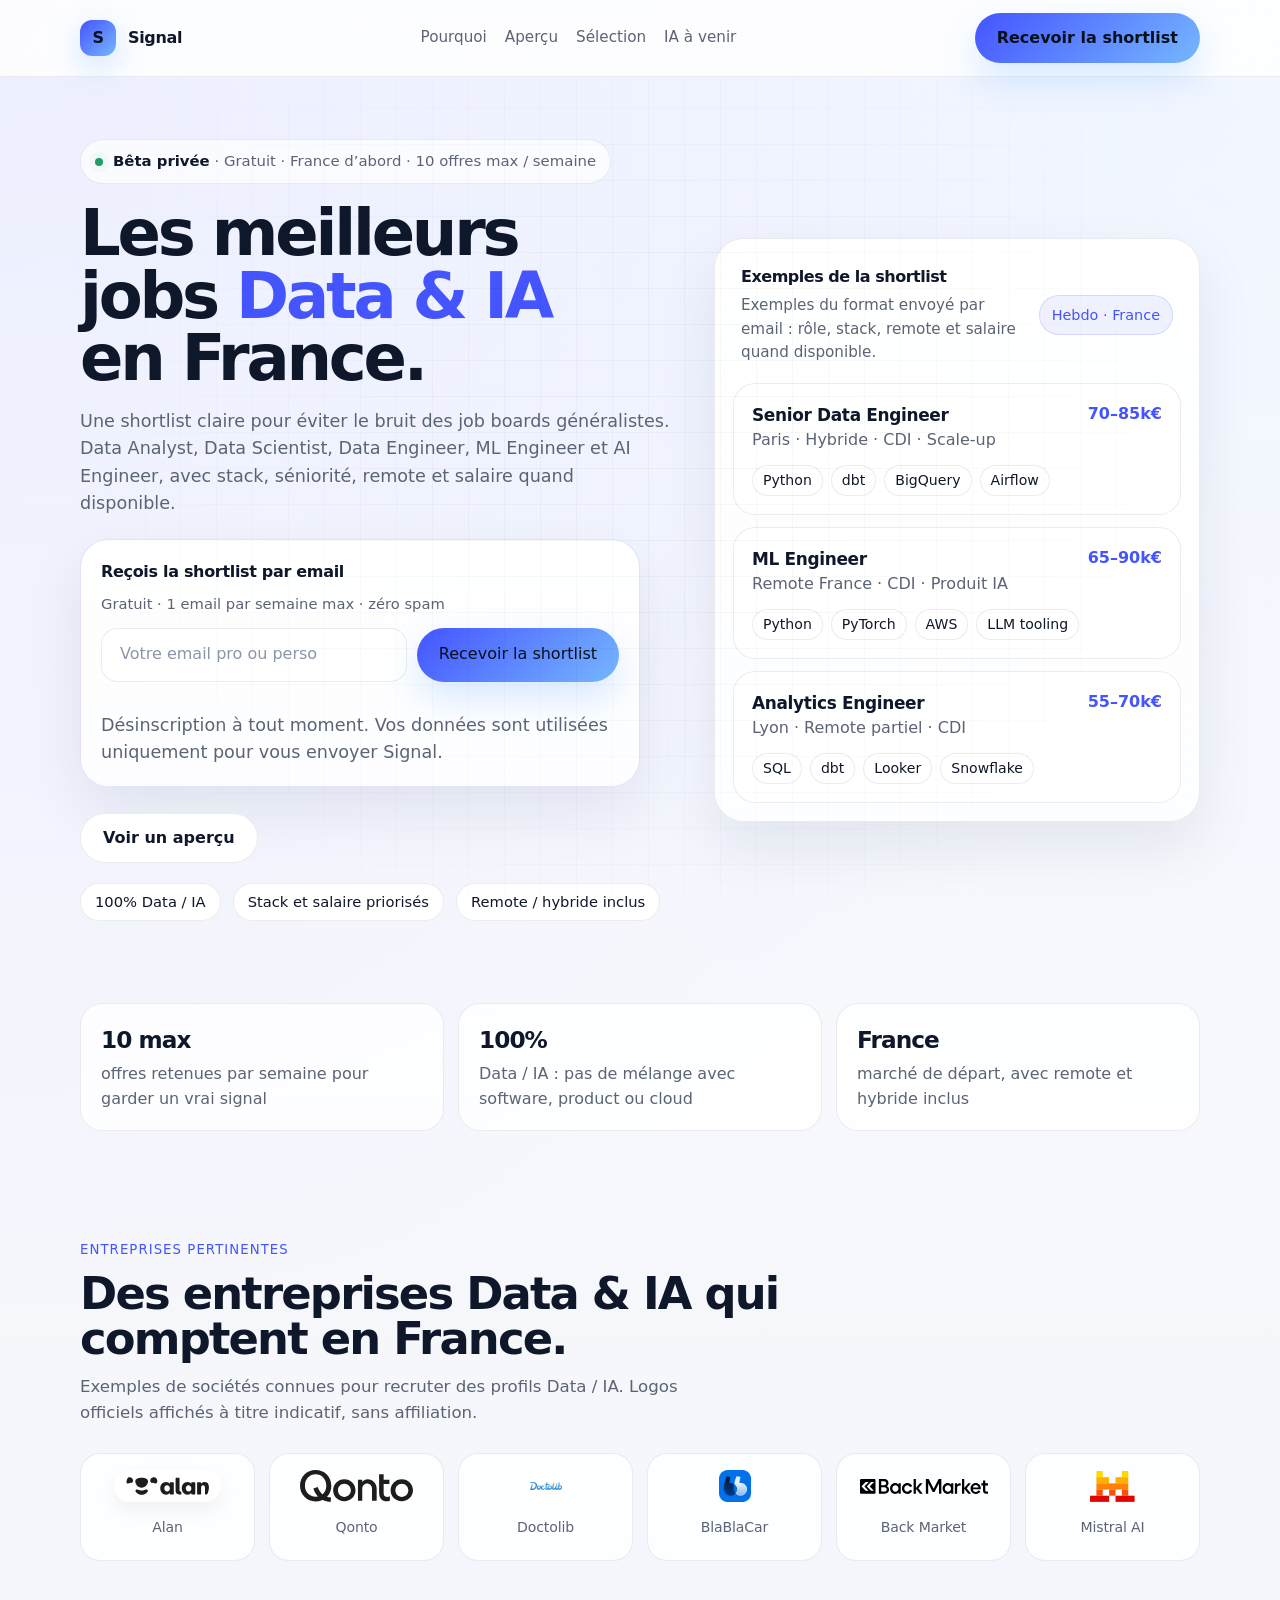
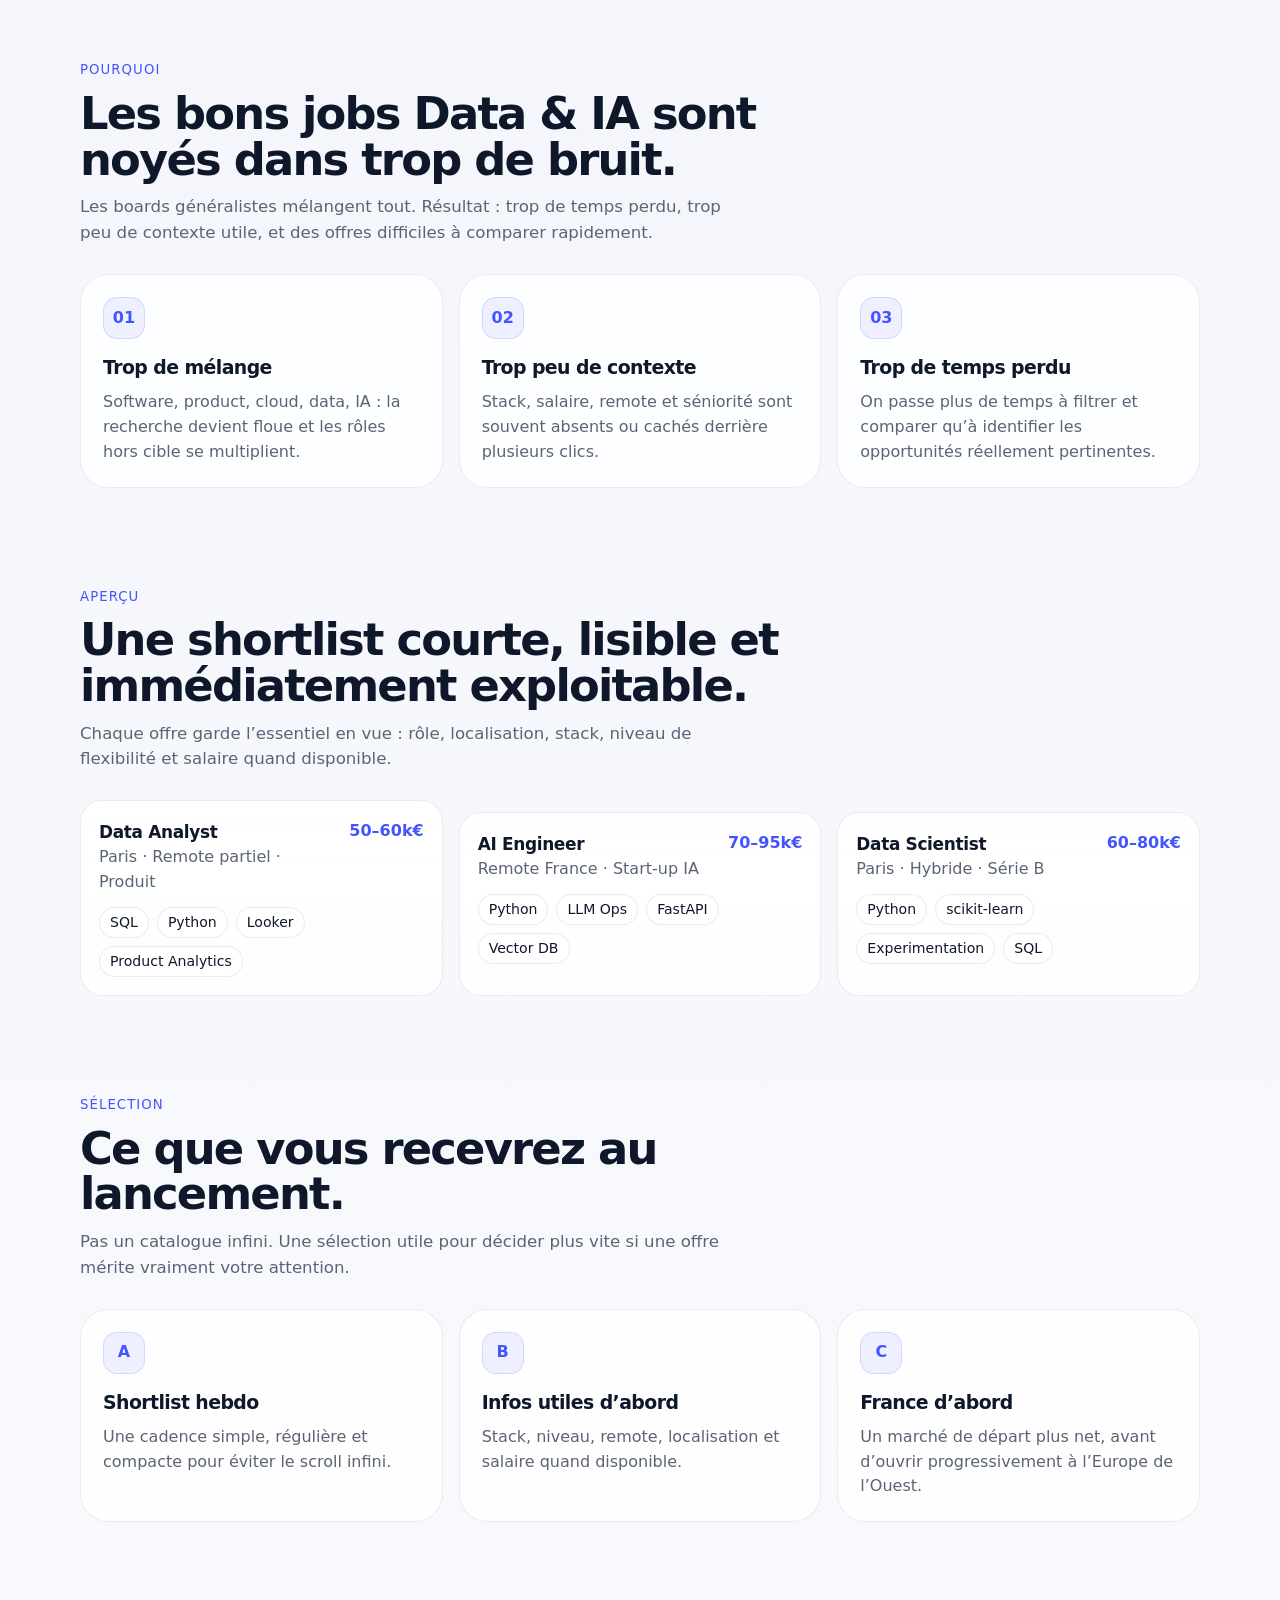
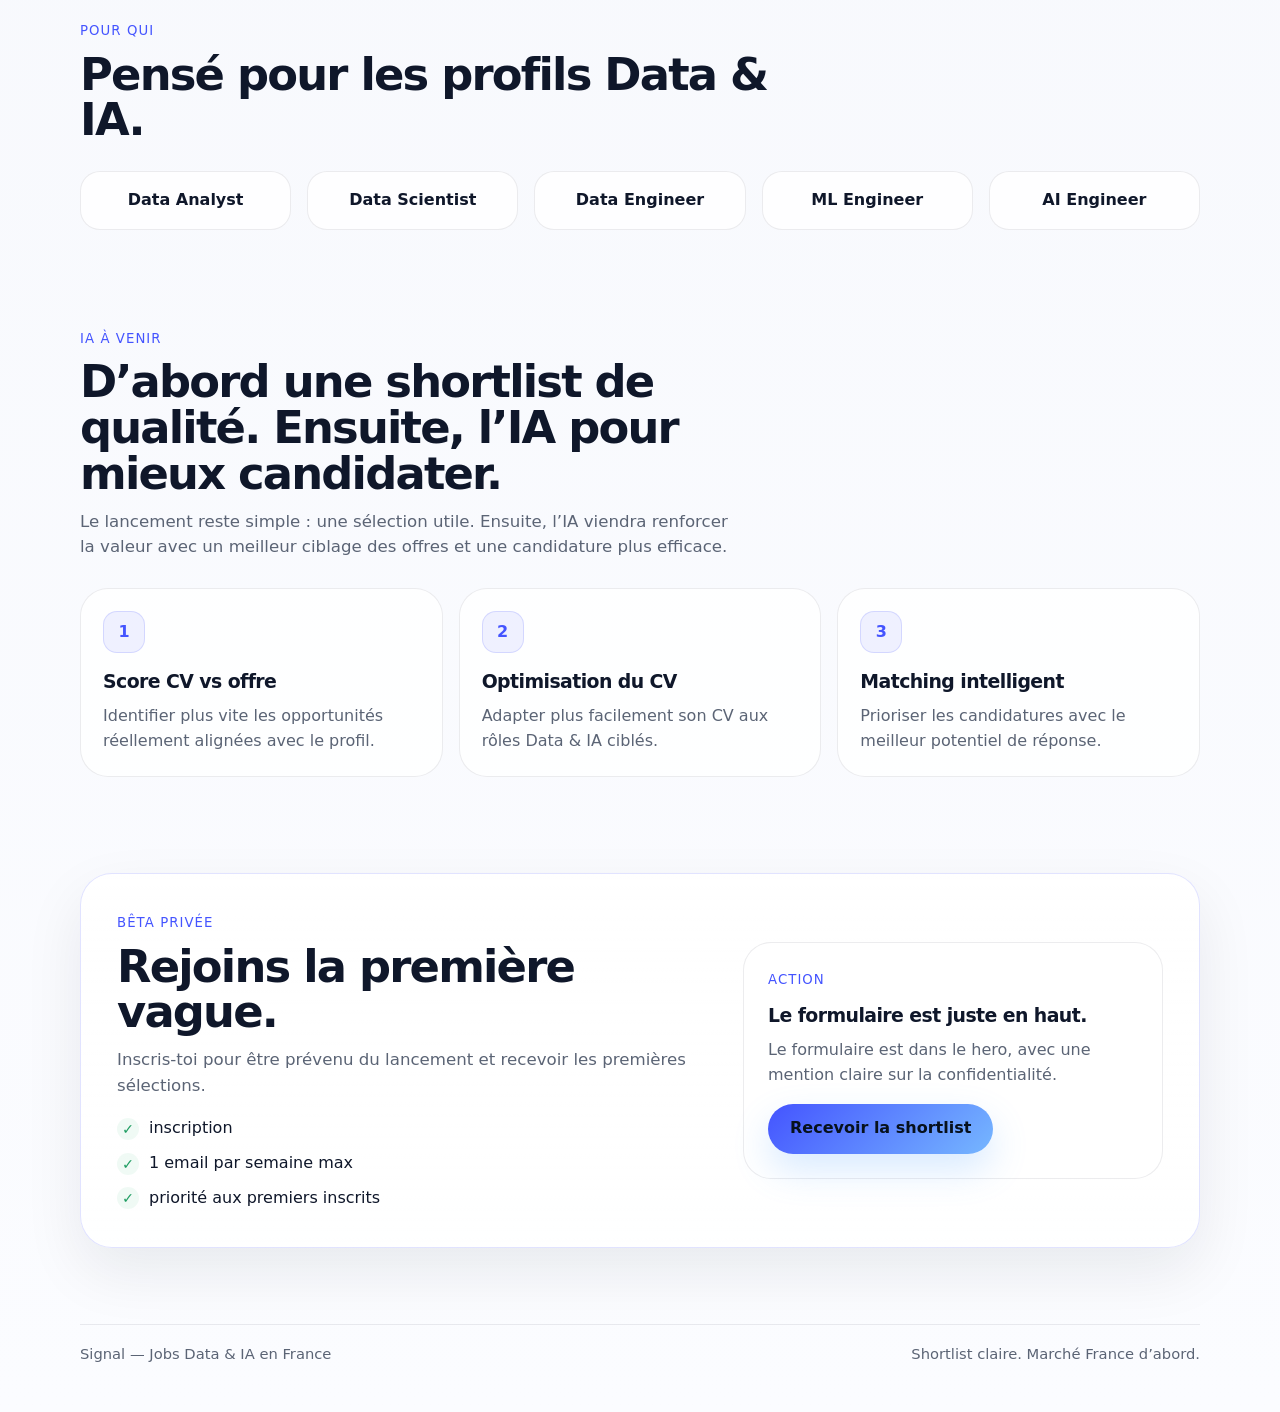
<file: index.html>
<!DOCTYPE html>
<html lang="fr">
<head>
  <meta charset="UTF-8" />
  <meta name="viewport" content="width=device-width, initial-scale=1.0" />
  <title>Signal — Jobs Data & IA en France, sans le bruit</title>
  <meta
    name="description"
    content="Recevez une shortlist courte de jobs Data & IA en France : Data Analyst, Data Scientist, Data Engineer, ML Engineer et AI Engineer."
  />
  <meta property="og:title" content="Signal — Jobs Data & IA en France, sans le bruit" />
  <meta
    property="og:description"
    content="Une shortlist claire de rôles Data & IA avec stack, séniorité, remote et salaire quand disponible."
  />
  <meta property="og:type" content="website" />
  <meta name="color-scheme" content="light dark" />
  <meta name="theme-color" media="(prefers-color-scheme: light)" content="#f5f7fb" />
  <meta name="theme-color" media="(prefers-color-scheme: dark)" content="#0b1020" />
  <script defer data-domain="demba09.github.io" src="https://plausible.io/js/script.js"></script>
  <style>
  :root {
    color-scheme: light dark;
    --max: 1120px;
    --radius: 28px;
    --bg: #f5f7fb;
    --bg-alt: #edf1f9;
    --surface: rgba(255, 255, 255, 0.82);
    --surface-strong: rgba(255, 255, 255, 0.96);
    --surface-soft: rgba(255, 255, 255, 0.72);
    --text: #0f172a;
    --muted: #5b6475;
    --line: rgba(15, 23, 42, 0.08);
    --line-strong: rgba(68, 84, 255, 0.16);
    --accent: #4454ff;
    --accent-2: #2837dd;
    --accent-soft: rgba(68, 84, 255, 0.08);
    --accent-ink: #07111d;
    --success: #1f9d62;
    --shadow: 0 24px 60px rgba(15, 23, 42, 0.08);
    --glow-1: rgba(68, 84, 255, 0.08);
    --glow-2: rgba(94, 167, 255, 0.06);
    --grid-line: rgba(15, 23, 42, 0.03);
    --page-grad-1: #fbfcff;
    --page-grad-2: #f4f6fb;
    --placeholder: #8c96ab;
  }

  @media (prefers-color-scheme: dark) {
    :root {
      --bg: #0b1020;
      --bg-alt: #0d1326;
      --surface: rgba(255, 255, 255, 0.05);
      --surface-strong: rgba(255, 255, 255, 0.08);
      --surface-soft: rgba(255, 255, 255, 0.04);
      --text: #f5f7fb;
      --muted: #b5bfd4;
      --line: rgba(255, 255, 255, 0.09);
      --line-strong: rgba(94, 167, 255, 0.2);
      --accent-soft: rgba(94, 167, 255, 0.12);
      --accent-ink: #07111d;
      --success: #82d9aa;
      --shadow: 0 24px 60px rgba(0, 0, 0, 0.35);
      --glow-1: rgba(94, 167, 255, 0.16);
      --glow-2: rgba(140, 123, 255, 0.14);
      --grid-line: rgba(255, 255, 255, 0.03);
      --page-grad-1: #0b1020;
      --page-grad-2: #0d1326;
      --placeholder: #8c96ab;
    }
  }

  * { box-sizing: border-box; }
  html { scroll-behavior: smooth; }
  body {
    margin: 0;
    font-family: Inter, ui-sans-serif, system-ui, -apple-system, BlinkMacSystemFont, "Segoe UI", sans-serif;
    background:
      radial-gradient(circle at top left, var(--glow-1), transparent 28%),
      radial-gradient(circle at top right, var(--glow-2), transparent 24%),
      linear-gradient(180deg, var(--page-grad-1) 0%, var(--page-grad-2) 35%, var(--page-grad-1) 100%);
    color: var(--text);
    line-height: 1.55;
    -webkit-font-smoothing: antialiased;
    text-rendering: optimizeLegibility;
  }

  body::before {
    content: "";
    position: fixed;
    inset: 0;
    pointer-events: none;
    background-image: linear-gradient(var(--grid-line) 1px, transparent 1px), linear-gradient(90deg, var(--grid-line) 1px, transparent 1px);
    background-size: 36px 36px;
    mask-image: radial-gradient(circle at center, black 25%, transparent 80%);
  }

  a { color: inherit; text-decoration: none; }
  img { max-width: 100%; display: block; }
  .container {
    width: min(calc(100% - 96px), var(--max));
    margin: 0 auto;
  }

  .site-header {
    position: sticky;
    top: 0;
    z-index: 20;
    backdrop-filter: blur(18px);
    background: var(--surface);
    border-bottom: 1px solid var(--line);
  }

  .header-inner {
    min-height: 76px;
    display: flex;
    align-items: center;
    justify-content: space-between;
    gap: 24px;
  }

  .brand {
    display: flex;
    align-items: center;
    gap: 12px;
    font-weight: 700;
    letter-spacing: -0.02em;
  }

  .brand-mark {
    width: 36px;
    height: 36px;
    border-radius: 12px;
    display: grid;
    place-items: center;
    background: linear-gradient(135deg, var(--accent), #76b7ff);
    color: var(--accent-ink);
    box-shadow: 0 10px 30px rgba(94, 167, 255, 0.28);
    font-weight: 800;
  }

  .nav {
    display: flex;
    align-items: center;
    gap: 18px;
    color: var(--muted);
    font-size: 0.95rem;
  }

  .nav a:hover { color: var(--text); }

  .btn,
  button,
  input[type="submit"] {
    border: 0;
    border-radius: 999px;
    cursor: pointer;
    font: inherit;
    transition: transform 0.18s ease, box-shadow 0.18s ease, opacity 0.18s ease, background 0.18s ease;
  }

  .btn:hover,
  button:hover,
  input[type="submit"]:hover {
    transform: translateY(-1px);
  }

  .btn-primary {
    display: inline-flex;
    align-items: center;
    justify-content: center;
    gap: 10px;
    min-height: 50px;
    padding: 0 22px;
    background: linear-gradient(135deg, var(--accent), #76b7ff);
    color: var(--accent-ink);
    font-weight: 700;
    box-shadow: 0 16px 36px rgba(94, 167, 255, 0.24);
  }

  .btn-secondary {
    display: inline-flex;
    align-items: center;
    justify-content: center;
    min-height: 50px;
    padding: 0 22px;
    border: 1px solid var(--line);
    background: var(--surface-strong);
    color: var(--text);
    font-weight: 600;
  }

  .hero {
    padding: 62px 0 28px;
  }

  .hero-grid {
    display: grid;
    grid-template-columns: minmax(0, 1.1fr) minmax(360px, 0.9fr);
    gap: 40px;
    align-items: center;
  }

  .eyebrow {
    display: inline-flex;
    align-items: center;
    gap: 10px;
    padding: 10px 14px;
    border: 1px solid var(--line);
    border-radius: 999px;
    color: var(--muted);
    background: var(--surface-soft);
    font-size: 0.93rem;
    margin-bottom: 18px;
  }

  .eyebrow strong { color: var(--text); }

  h1, h2, h3, p { margin: 0; }

  h1 {
    font-size: clamp(2.4rem, 5vw, 4.35rem);
    line-height: 0.98;
    letter-spacing: -0.05em;
    max-width: 12ch;
  }

  .hero-copy p {
    margin-top: 18px;
    color: var(--muted);
    font-size: 1.1rem;
    max-width: 58ch;
  }

  .highlight { color: var(--accent); }

  .hero-actions {
    display: flex;
    flex-wrap: wrap;
    gap: 12px;
    margin-top: 26px;
  }

  .hero-form {
    display: grid;
    gap: 12px;
    margin-top: 22px;
    padding: 20px;
    border-radius: 28px;
    border: 1px solid var(--line-strong);
    background: linear-gradient(180deg, var(--surface-strong), var(--surface));
    box-shadow: var(--shadow);
    max-width: 560px;
  }

  .hero-form-head {
    display: flex;
    flex-wrap: wrap;
    align-items: baseline;
    justify-content: space-between;
    gap: 8px 12px;
  }

  .hero-form-head strong {
    font-size: 1rem;
    letter-spacing: -0.02em;
  }

  .hero-form-head span {
    color: var(--muted);
    font-size: 0.92rem;
  }

  .bullet-row,
  .metric-row {
    display: flex;
    flex-wrap: wrap;
    gap: 12px;
    margin-top: 20px;
  }

  .pill {
    display: inline-flex;
    align-items: center;
    gap: 8px;
    min-height: 38px;
    padding: 0 14px;
    border-radius: 999px;
    border: 1px solid var(--line);
    background: var(--surface-strong);
    color: var(--text);
    font-size: 0.92rem;
  }

  .dot {
    width: 8px;
    height: 8px;
    border-radius: 50%;
    background: var(--success);
    box-shadow: 0 0 0 6px rgba(130, 217, 170, 0.08);
  }

  .preview-shell {
    border: 1px solid var(--line);
    border-radius: 30px;
    padding: 18px;
    background: linear-gradient(180deg, var(--surface-strong), var(--surface));
    box-shadow: var(--shadow);
    overflow: hidden;
  }

  .preview-top {
    display: flex;
    align-items: center;
    justify-content: space-between;
    gap: 16px;
    margin-bottom: 18px;
    padding: 8px 8px 0;
  }

  .preview-title {
    font-weight: 700;
    letter-spacing: -0.03em;
  }

  .preview-subtitle {
    color: var(--muted);
    font-size: 0.95rem;
    margin-top: 4px;
  }

  .small-badge {
    display: inline-flex;
    align-items: center;
    gap: 8px;
    padding: 8px 12px;
    border-radius: 999px;
    background: var(--accent-soft);
    color: var(--accent);
    border: 1px solid var(--line-strong);
    font-size: 0.9rem;
    white-space: nowrap;
  }

  .job-card {
    border-radius: 22px;
    border: 1px solid var(--line);
    background: linear-gradient(180deg, var(--surface-strong), var(--surface));
    padding: 18px;
  }

  .job-card + .job-card { margin-top: 12px; }

  .job-top {
    display: flex;
    align-items: flex-start;
    justify-content: space-between;
    gap: 18px;
    margin-bottom: 12px;
  }

  .job-role {
    font-size: 1.06rem;
    font-weight: 700;
    letter-spacing: -0.02em;
  }

  .job-meta,
  .section-lead,
  .muted { color: var(--muted); }

  .job-salary {
    font-weight: 800;
    color: var(--accent);
    white-space: nowrap;
  }

  .tags {
    display: flex;
    flex-wrap: wrap;
    gap: 8px;
    margin-top: 12px;
  }

  .tag {
    display: inline-flex;
    align-items: center;
    min-height: 31px;
    padding: 0 10px;
    border-radius: 999px;
    border: 1px solid var(--line);
    background: var(--surface-strong);
    color: var(--text);
    font-size: 0.88rem;
  }

  .section { padding: 48px 0; }

  .section-head {
    max-width: 720px;
    margin-bottom: 28px;
  }

  h2 {
    font-size: clamp(1.8rem, 3.8vw, 2.8rem);
    line-height: 1.02;
    letter-spacing: -0.04em;
    margin-bottom: 12px;
  }

  .section-lead {
    font-size: 1.04rem;
    max-width: 62ch;
  }

  .grid-3,
  .grid-2,
  .audience-grid {
    display: grid;
    gap: 16px;
  }

  .grid-3 { grid-template-columns: repeat(3, minmax(0, 1fr)); }
  .grid-2 { grid-template-columns: repeat(2, minmax(0, 1fr)); }
  .audience-grid { grid-template-columns: repeat(5, minmax(0, 1fr)); }

  .card {
    border-radius: var(--radius);
    border: 1px solid var(--line);
    background: var(--surface);
    padding: 22px;
    box-shadow: inset 0 1px 0 rgba(255,255,255,0.03);
  }

  .card h3 {
    font-size: 1.18rem;
    letter-spacing: -0.03em;
    margin-bottom: 8px;
  }

  .kicker {
    display: inline-block;
    margin-bottom: 10px;
    font-size: 0.83rem;
    letter-spacing: 0.08em;
    text-transform: uppercase;
    color: var(--accent);
  }

  .icon {
    width: 42px;
    height: 42px;
    display: grid;
    place-items: center;
    border-radius: 14px;
    background: var(--accent-soft);
    border: 1px solid var(--line-strong);
    margin-bottom: 14px;
    color: var(--accent);
    font-weight: 700;
  }

  .stat-strip {
    display: grid;
    grid-template-columns: repeat(3, minmax(0, 1fr));
    gap: 14px;
    margin-top: 6px;
  }

  .stat {
    padding: 18px 20px;
    border-radius: 22px;
    border: 1px solid var(--line);
    background: var(--surface);
  }

  .stat strong {
    display: block;
    font-size: 1.45rem;
    letter-spacing: -0.04em;
    margin-bottom: 4px;
  }

  .company-strip {
    margin-top: 10px;
  }

  .company-grid {
    display: grid;
    grid-template-columns: repeat(6, minmax(0, 1fr));
    gap: 14px;
    margin-top: 6px;
  }

  .company-card {
    display: grid;
    gap: 8px;
    justify-items: center;
    text-align: center;
    padding: 16px 14px;
    border-radius: 20px;
    border: 1px solid var(--line);
    background: var(--surface);
    min-height: 108px;
  }

  .company-card img,
  .company-card .company-logo {
    display: block;
    height: 32px;
    width: auto;
    max-width: 128px;
    object-fit: contain;
    filter: none;
  }

  .company-logo--alan {
    padding: 6px 12px;
    border-radius: 999px;
    background: rgba(255, 255, 255, 0.98);
    box-shadow: 0 8px 20px rgba(15, 23, 42, 0.06);
  }

  .company-logo--qonto {
    height: 24px;
    max-width: 85px;
  }

  .company-logo--mistral {
    height: 32px;
    max-width: 72px;
  }

  .company-card span {
    font-size: 0.88rem;
    color: var(--muted);
    letter-spacing: -0.01em;
  }

  .audience-card {
    text-align: center;
    padding: 16px;
    border-radius: 20px;
    border: 1px solid var(--line);
    background: var(--surface);
    color: var(--text);
    font-weight: 600;
  }

  .waitlist {
    padding: 36px;
    border-radius: 32px;
    border: 1px solid var(--line-strong);
    background: linear-gradient(180deg, var(--surface-strong), var(--surface));
    box-shadow: var(--shadow);
  }

  .waitlist-grid {
    display: grid;
    grid-template-columns: minmax(0, 1fr) minmax(320px, 420px);
    gap: 28px;
    align-items: center;
  }

  .waitlist-form {
    display: grid;
    gap: 12px;
  }

  .form-row {
    display: flex;
    gap: 10px;
  }

  input[type="email"] {
    flex: 1;
    min-height: 54px;
    padding: 0 18px;
    border-radius: 16px;
    border: 1px solid var(--line);
    background: var(--surface-strong);
    color: var(--text);
    font: inherit;
    outline: none;
  }

  input[type="email"]::placeholder { color: var(--placeholder); }
  input[type="email"]:focus {
    border-color: rgba(94, 167, 255, 0.55);
    box-shadow: 0 0 0 4px rgba(94, 167, 255, 0.12);
  }

  .waitlist-note {
    color: var(--muted);
    font-size: 0.92rem;
  }

  .waitlist-note a {
    color: var(--accent);
    text-decoration: underline;
    text-underline-offset: 2px;
  }

  .inline-list {
    display: grid;
    gap: 10px;
    color: var(--text);
  }

  .inline-list span {
    display: flex;
    align-items: center;
    gap: 10px;
  }

  .inline-list .check {
    width: 22px;
    height: 22px;
    border-radius: 50%;
    display: grid;
    place-items: center;
    background: rgba(130, 217, 170, 0.12);
    color: var(--success);
    font-size: 0.9rem;
    flex: 0 0 auto;
  }

  .site-footer {
    padding: 28px 0 46px;
    color: var(--muted);
    font-size: 0.92rem;
  }

  .footer-inner {
    display: flex;
    justify-content: space-between;
    gap: 18px;
    border-top: 1px solid var(--line);
    padding-top: 18px;
  }

  .mobile-sticky-cta {
    display: none;
  }

  @media (max-width: 1080px) {
    .hero-grid,
    .waitlist-grid,
    .grid-3,
    .audience-grid,
    .grid-2,
    .stat-strip {
      grid-template-columns: 1fr;
    }

    .hero { padding-top: 52px; }
    h1 { max-width: 14ch; }
    .company-grid { grid-template-columns: repeat(3, minmax(0, 1fr)); }
  }

  @media (max-width: 760px) {
    body { padding-bottom: 96px; }
    .container { width: min(calc(100% - 24px), var(--max)); }
    .nav { display: none; }
    .header-inner { min-height: 68px; }
    .hero-actions,
    .form-row { flex-direction: column; }
    .btn-primary,
    .btn-secondary,
    input[type="submit"] { width: 100%; }
    .waitlist,
    .preview-shell,
    .card,
    .job-card { border-radius: 22px; }
    .section { padding: 34px 0; }
    .hero { padding-top: 40px; }
    .hero-grid { gap: 22px; }
    .hero-form {
      padding: 16px;
      margin-top: 18px;
    }
    .hero-form-head {
      flex-direction: column;
      align-items: flex-start;
    }
    .company-grid { grid-template-columns: repeat(2, minmax(0, 1fr)); }
    .mobile-sticky-cta {
      position: fixed;
      left: 12px;
      right: 12px;
      bottom: 12px;
      z-index: 30;
      display: flex;
      align-items: center;
      justify-content: space-between;
      gap: 12px;
      padding: 12px 14px;
      border-radius: 20px;
      border: 1px solid var(--line-strong);
      background: var(--surface-strong);
      backdrop-filter: blur(18px);
      box-shadow: var(--shadow);
    }
    .mobile-sticky-copy {
      display: grid;
      gap: 2px;
      min-width: 0;
    }
    .mobile-sticky-copy strong {
      font-size: 0.98rem;
      letter-spacing: -0.02em;
    }
    .mobile-sticky-copy span {
      font-size: 0.84rem;
      color: var(--muted);
    }
    .mobile-sticky-btn {
      min-height: 44px;
      padding: 0 16px;
      white-space: nowrap;
      flex: 0 0 auto;
    }
  }
</style>
</head>
<body>
  <header class="site-header">
    <div class="container header-inner">
      <a class="brand" href="#top" aria-label="Signal accueil">
        <span class="brand-mark">S</span>
        <span>Signal</span>
      </a>
      <nav class="nav" aria-label="Navigation principale">
        <a href="#why">Pourquoi</a>
        <a href="#preview">Aperçu</a>
        <a href="#how">Sélection</a>
        <a href="#ia">IA à venir</a>
      </nav>
      <a class="btn btn-primary" href="#waitlist-form" data-track-event="Waitlist CTA Click" data-track-location="header">Recevoir la shortlist</a>
    </div>
  </header>

  <main id="top">
    <section class="hero">
      <div class="container hero-grid">
        <div class="hero-copy">
          <div class="eyebrow">
            <span class="dot" aria-hidden="true"></span>
            <span><strong>Bêta privée</strong> · Gratuit · France d’abord · 10 offres max / semaine</span>
          </div>
          <h1>Les meilleurs jobs <span class="highlight">Data & IA</span> en France.</h1>
          <p>
            Une shortlist claire pour éviter le bruit des job boards généralistes.
            Data Analyst, Data Scientist, Data Engineer, ML Engineer et AI Engineer,
            avec stack, séniorité, remote et salaire quand disponible.
          </p>
          <form class="hero-form waitlist-form" id="waitlist-form" action="https://formsubmit.co/demba.fo95@gmail.com" method="POST" data-track-form="waitlist">
            <div class="hero-form-head">
              <strong>Reçois la shortlist par email</strong>
              <span>Gratuit · 1 email par semaine max · zéro spam</span>
            </div>
            <input type="hidden" name="_subject" value="Nouvelle inscription waitlist Signal" />
            <input type="hidden" name="_captcha" value="false" />
            <input type="hidden" name="_template" value="table" />
            <input type="hidden" name="_next" value="https://demba09.github.io/signal-ia-jobs/thanks.html" />
            <div class="form-row">
              <input type="email" name="email" placeholder="Votre email pro ou perso" required aria-label="Votre email" />
              <input class="btn btn-primary" type="submit" value="Recevoir la shortlist" />
            </div>
            <p class="waitlist-note">Désinscription à tout moment. Vos données sont utilisées uniquement pour vous envoyer Signal.</p>
          </form>
          <div class="hero-actions">
            <a class="btn btn-secondary" href="#preview" data-track-event="Preview CTA Click" data-track-location="hero">Voir un aperçu</a>
          </div>
          <div class="bullet-row" aria-label="Points clés">
            <div class="pill">100% Data / IA</div>
            <div class="pill">Stack et salaire priorisés</div>
            <div class="pill">Remote / hybride inclus</div>
          </div>
        </div>

        <aside class="preview-shell" aria-label="Exemples de la shortlist">
          <div class="preview-top">
            <div>
              <div class="preview-title">Exemples de la shortlist</div>
              <div class="preview-subtitle">Exemples du format envoyé par email : rôle, stack, remote et salaire quand disponible.</div>
            </div>
            <div class="small-badge">Hebdo · France</div>
          </div>

          <article class="job-card">
            <div class="job-top">
              <div>
                <div class="job-role">Senior Data Engineer</div>
                <div class="job-meta">Paris · Hybride · CDI · Scale-up</div>
              </div>
              <div class="job-salary">70–85k€</div>
            </div>
            <div class="tags">
              <span class="tag">Python</span>
              <span class="tag">dbt</span>
              <span class="tag">BigQuery</span>
              <span class="tag">Airflow</span>
            </div>
          </article>

          <article class="job-card">
            <div class="job-top">
              <div>
                <div class="job-role">ML Engineer</div>
                <div class="job-meta">Remote France · CDI · Produit IA</div>
              </div>
              <div class="job-salary">65–90k€</div>
            </div>
            <div class="tags">
              <span class="tag">Python</span>
              <span class="tag">PyTorch</span>
              <span class="tag">AWS</span>
              <span class="tag">LLM tooling</span>
            </div>
          </article>

          <article class="job-card">
            <div class="job-top">
              <div>
                <div class="job-role">Analytics Engineer</div>
                <div class="job-meta">Lyon · Remote partiel · CDI</div>
              </div>
              <div class="job-salary">55–70k€</div>
            </div>
            <div class="tags">
              <span class="tag">SQL</span>
              <span class="tag">dbt</span>
              <span class="tag">Looker</span>
              <span class="tag">Snowflake</span>
            </div>
          </article>
        </aside>
      </div>
    </section>

    <section class="section">
      <div class="container stat-strip" aria-label="Résumé du positionnement">
        <div class="stat">
          <strong>10 max</strong>
          <span class="muted">offres retenues par semaine pour garder un vrai signal</span>
        </div>
        <div class="stat">
          <strong>100%</strong>
          <span class="muted">Data / IA : pas de mélange avec software, product ou cloud</span>
        </div>
        <div class="stat">
          <strong>France</strong>
          <span class="muted">marché de départ, avec remote et hybride inclus</span>
        </div>
      </div>
    </section>

    <section class="section">
      <div class="container company-strip">
        <div class="section-head">
          <span class="kicker">Entreprises pertinentes</span>
          <h2>Des entreprises Data & IA qui comptent en France.</h2>
          <p class="section-lead">Exemples de sociétés connues pour recruter des profils Data / IA. Logos officiels affichés à titre indicatif, sans affiliation.</p>
        </div>
        <div class="company-grid" aria-label="Exemples d'entreprises pertinentes">
          <div class="company-card">
            <img class="company-logo company-logo--alan" src="assets/company-logos/alan.svg" alt="Alan" loading="lazy" decoding="async" />
            <span>Alan</span>
          </div>
          <div class="company-card">
            <img class="company-logo company-logo--qonto" src="assets/company-logos/qonto-official.svg" alt="Qonto" loading="lazy" decoding="async" />
            <span>Qonto</span>
          </div>
          <div class="company-card">
            <img class="company-logo" src="assets/company-logos/doctolib.png" alt="Doctolib" loading="lazy" decoding="async" />
            <span>Doctolib</span>
          </div>
          <div class="company-card">
            <img class="company-logo" src="assets/company-logos/blablacar.png" alt="BlaBlaCar" loading="lazy" decoding="async" />
            <span>BlaBlaCar</span>
          </div>
          <div class="company-card">
            <img class="company-logo" src="assets/company-logos/backmarket.svg" alt="Back Market" loading="lazy" decoding="async" />
            <span>Back Market</span>
          </div>
          <div class="company-card">
            <img class="company-logo company-logo--mistral" src="assets/company-logos/mistral-wikimedia.svg" alt="Mistral AI" loading="lazy" decoding="async" />
            <span>Mistral AI</span>
          </div>
        </div>
      </div>
    </section>

    <section class="section" id="why">
      <div class="container">
        <div class="section-head">
          <span class="kicker">Pourquoi</span>
          <h2>Les bons jobs Data & IA sont noyés dans trop de bruit.</h2>
          <p class="section-lead">
            Les boards généralistes mélangent tout. Résultat : trop de temps perdu,
            trop peu de contexte utile, et des offres difficiles à comparer rapidement.
          </p>
        </div>

        <div class="grid-3">
          <article class="card">
            <div class="icon">01</div>
            <h3>Trop de mélange</h3>
            <p class="muted">
              Software, product, cloud, data, IA : la recherche devient floue et les rôles hors cible se multiplient.
            </p>
          </article>
          <article class="card">
            <div class="icon">02</div>
            <h3>Trop peu de contexte</h3>
            <p class="muted">
              Stack, salaire, remote et séniorité sont souvent absents ou cachés derrière plusieurs clics.
            </p>
          </article>
          <article class="card">
            <div class="icon">03</div>
            <h3>Trop de temps perdu</h3>
            <p class="muted">
              On passe plus de temps à filtrer et comparer qu’à identifier les opportunités réellement pertinentes.
            </p>
          </article>
        </div>
      </div>
    </section>

    <section class="section" id="preview">
      <div class="container">
        <div class="section-head">
          <span class="kicker">Aperçu</span>
          <h2>Une shortlist courte, lisible et immédiatement exploitable.</h2>
          <p class="section-lead">
            Chaque offre garde l’essentiel en vue : rôle, localisation, stack, niveau de flexibilité et salaire quand disponible.
          </p>
        </div>

        <div class="grid-3">
          <article class="job-card">
            <div class="job-top">
              <div>
                <div class="job-role">Data Analyst</div>
                <div class="job-meta">Paris · Remote partiel · Produit</div>
              </div>
              <div class="job-salary">50–60k€</div>
            </div>
            <div class="tags">
              <span class="tag">SQL</span>
              <span class="tag">Python</span>
              <span class="tag">Looker</span>
              <span class="tag">Product Analytics</span>
            </div>
          </article>

          <article class="job-card">
            <div class="job-top">
              <div>
                <div class="job-role">AI Engineer</div>
                <div class="job-meta">Remote France · Start-up IA</div>
              </div>
              <div class="job-salary">70–95k€</div>
            </div>
            <div class="tags">
              <span class="tag">Python</span>
              <span class="tag">LLM Ops</span>
              <span class="tag">FastAPI</span>
              <span class="tag">Vector DB</span>
            </div>
          </article>

          <article class="job-card">
            <div class="job-top">
              <div>
                <div class="job-role">Data Scientist</div>
                <div class="job-meta">Paris · Hybride · Série B</div>
              </div>
              <div class="job-salary">60–80k€</div>
            </div>
            <div class="tags">
              <span class="tag">Python</span>
              <span class="tag">scikit-learn</span>
              <span class="tag">Experimentation</span>
              <span class="tag">SQL</span>
            </div>
          </article>
        </div>
      </div>
    </section>

    <section class="section" id="how">
      <div class="container">
        <div class="section-head">
          <span class="kicker">Sélection</span>
          <h2>Ce que vous recevrez au lancement.</h2>
          <p class="section-lead">
            Pas un catalogue infini. Une sélection utile pour décider plus vite si une offre mérite vraiment votre attention.
          </p>
        </div>

        <div class="grid-3">
          <article class="card">
            <div class="icon">A</div>
            <h3>Shortlist hebdo</h3>
            <p class="muted">Une cadence simple, régulière et compacte pour éviter le scroll infini.</p>
          </article>
          <article class="card">
            <div class="icon">B</div>
            <h3>Infos utiles d’abord</h3>
            <p class="muted">Stack, niveau, remote, localisation et salaire quand disponible.</p>
          </article>
          <article class="card">
            <div class="icon">C</div>
            <h3>France d’abord</h3>
            <p class="muted">Un marché de départ plus net, avant d’ouvrir progressivement à l’Europe de l’Ouest.</p>
          </article>
        </div>
      </div>
    </section>

    <section class="section">
      <div class="container">
        <div class="section-head">
          <span class="kicker">Pour qui</span>
          <h2>Pensé pour les profils Data & IA.</h2>
        </div>
        <div class="audience-grid">
          <div class="audience-card">Data Analyst</div>
          <div class="audience-card">Data Scientist</div>
          <div class="audience-card">Data Engineer</div>
          <div class="audience-card">ML Engineer</div>
          <div class="audience-card">AI Engineer</div>
        </div>
      </div>
    </section>

    <section class="section" id="ia">
      <div class="container">
        <div class="section-head">
          <span class="kicker">IA à venir</span>
          <h2>D’abord une shortlist de qualité. Ensuite, l’IA pour mieux candidater.</h2>
          <p class="section-lead">
            Le lancement reste simple : une sélection utile. Ensuite, l’IA viendra renforcer la valeur avec un meilleur ciblage des offres et une candidature plus efficace.
          </p>
        </div>

        <div class="grid-3">
          <article class="card">
            <div class="icon">1</div>
            <h3>Score CV vs offre</h3>
            <p class="muted">Identifier plus vite les opportunités réellement alignées avec le profil.</p>
          </article>
          <article class="card">
            <div class="icon">2</div>
            <h3>Optimisation du CV</h3>
            <p class="muted">Adapter plus facilement son CV aux rôles Data & IA ciblés.</p>
          </article>
          <article class="card">
            <div class="icon">3</div>
            <h3>Matching intelligent</h3>
            <p class="muted">Prioriser les candidatures avec le meilleur potentiel de réponse.</p>
          </article>
        </div>
      </div>
    </section>

    <section class="section" id="waitlist">
      <div class="container">
        <div class="waitlist">
          <div class="waitlist-grid">
            <div>
              <span class="kicker">Bêta privée</span>
              <h2>Rejoins la première vague.</h2>
              <p class="section-lead">
                Inscris-toi pour être prévenu du lancement et recevoir les premières sélections.
              </p>
              <div class="metric-row inline-list" style="margin-top: 18px;">
                <span><span class="check">✓</span> inscription</span>
                <span><span class="check">✓</span> 1 email par semaine max</span>
                <span><span class="check">✓</span> priorité aux premiers inscrits</span>
              </div>
            </div>

            <div class="card" style="padding: 24px;">
              <div class="kicker">Action</div>
              <h3>Le formulaire est juste en haut.</h3>
              <p class="muted" style="margin-bottom: 16px;">Le formulaire est dans le hero, avec une mention claire sur la confidentialité.</p>
              <a class="btn btn-primary" href="#waitlist-form" data-track-event="Waitlist CTA Click" data-track-location="footer">Recevoir la shortlist</a>
            </div>
          </div>
        </div>
      </div>
    </section>
  </main>

  <div class="mobile-sticky-cta" aria-label="Accès rapide à la waitlist">
    <div class="mobile-sticky-copy">
      <strong>Shortlist</strong>
      <span>1 email par semaine max</span>
    </div>
    <a class="btn btn-primary mobile-sticky-btn" href="#waitlist-form" data-track-event="Waitlist CTA Click" data-track-location="mobile-sticky">Recevoir</a>
  </div>

  <footer class="site-footer">
    <div class="container footer-inner">
      <span>Signal — Jobs Data & IA en France</span>
      <span>Shortlist claire. Marché France d’abord.</span>
    </div>
  </footer>

  <script>
    (function () {
      function track(name, props) {
        if (typeof window.plausible === 'function') {
          window.plausible(name, props ? { props: props } : undefined);
        }
      }

      document.addEventListener('click', function (e) {
        var el = e.target.closest('[data-track-event]');
        if (!el) return;
        track(el.getAttribute('data-track-event'), {
          location: el.getAttribute('data-track-location') || 'unknown'
        });
      });

      var form = document.querySelector('form[data-track-form="waitlist"]');
      if (form) {
        form.addEventListener('submit', function () {
          track('Waitlist Submit');
        });
      }
    })();
  </script>
</body>
</html>
</file>
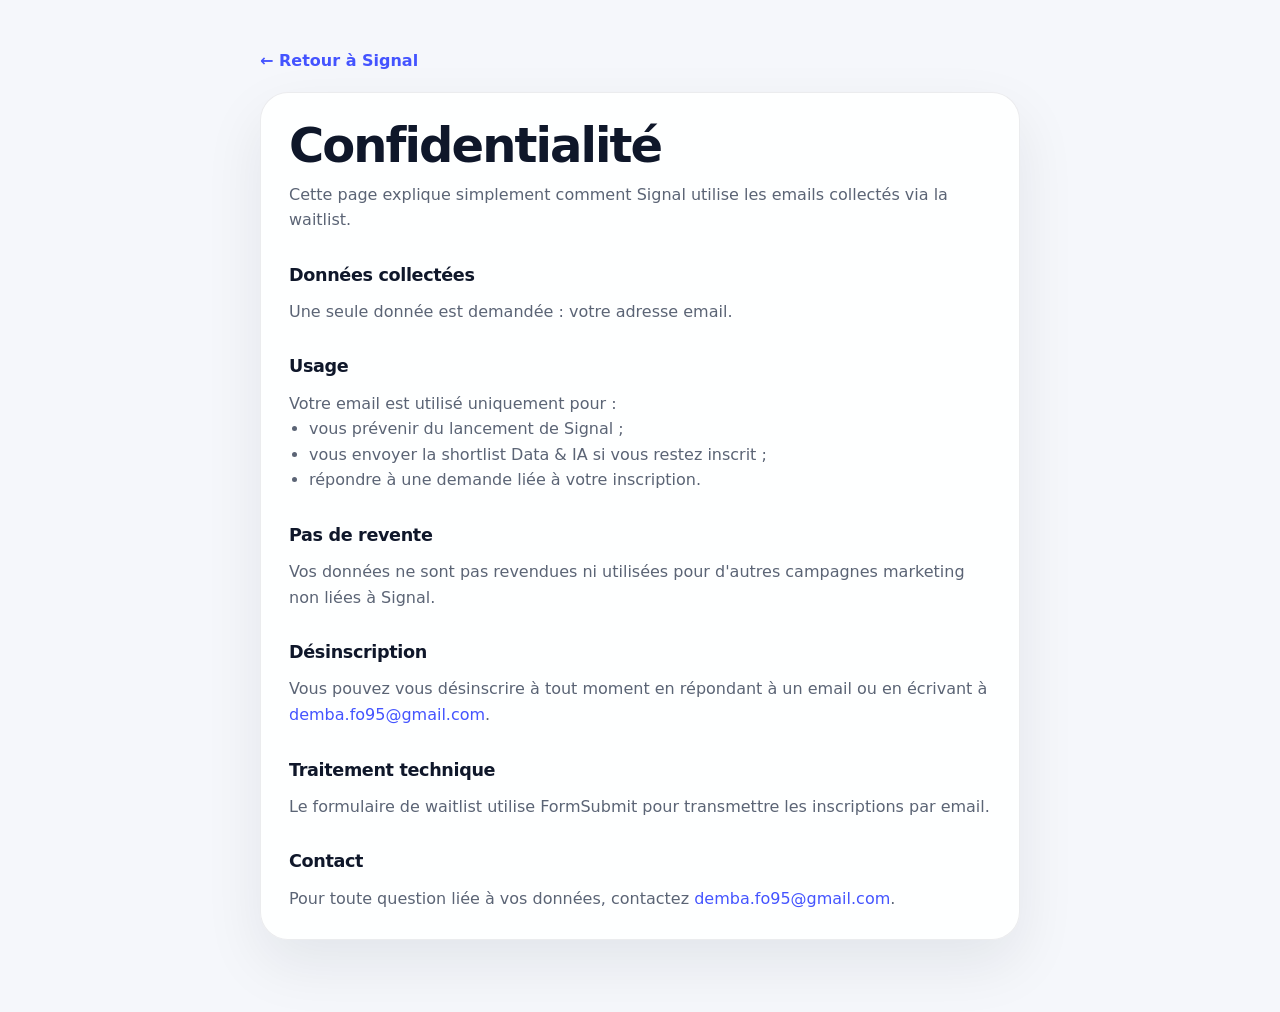
<file: privacy.html>
<!DOCTYPE html>
<html lang="fr">
<head>
  <meta charset="UTF-8" />
  <meta name="viewport" content="width=device-width, initial-scale=1.0" />
  <title>Signal — Confidentialité</title>
  <meta name="robots" content="noindex,follow" />
  <meta name="color-scheme" content="light dark" />
  <style>
    :root {
      color-scheme: light dark;
      --max: 760px;
      --bg: #f5f7fb;
      --surface: rgba(255, 255, 255, 0.9);
      --text: #0f172a;
      --muted: #5b6475;
      --line: rgba(15, 23, 42, 0.08);
      --accent: #4454ff;
      --shadow: 0 24px 60px rgba(15, 23, 42, 0.08);
    }

    @media (prefers-color-scheme: dark) {
      :root {
        --bg: #0b1020;
        --surface: rgba(255, 255, 255, 0.08);
        --text: #f5f7fb;
        --muted: #b5bfd4;
        --line: rgba(255, 255, 255, 0.09);
        --shadow: 0 24px 60px rgba(0, 0, 0, 0.35);
      }
    }

    * { box-sizing: border-box; }
    body {
      margin: 0;
      font-family: Inter, ui-sans-serif, system-ui, -apple-system, BlinkMacSystemFont, "Segoe UI", sans-serif;
      background: var(--bg);
      color: var(--text);
      line-height: 1.6;
      -webkit-font-smoothing: antialiased;
    }

    a { color: var(--accent); text-decoration: none; }
    a:hover { text-decoration: underline; }

    .container {
      width: min(calc(100% - 32px), var(--max));
      margin: 0 auto;
    }

    .page {
      padding: 48px 0 72px;
    }

    .card {
      padding: 28px;
      border-radius: 28px;
      border: 1px solid var(--line);
      background: var(--surface);
      box-shadow: var(--shadow);
    }

    h1, h2, p, ul { margin: 0; }
    h1 {
      font-size: clamp(2rem, 5vw, 3rem);
      line-height: 1.02;
      letter-spacing: -0.04em;
      margin-bottom: 12px;
    }
    h2 {
      font-size: 1.1rem;
      margin: 28px 0 10px;
      letter-spacing: -0.02em;
    }
    p, li { color: var(--muted); }
    ul { padding-left: 20px; }
    .back {
      display: inline-flex;
      margin-bottom: 18px;
      font-weight: 600;
    }
  </style>
</head>
<body>
  <main class="page">
    <div class="container">
      <a class="back" href="index.html">← Retour à Signal</a>
      <section class="card">
        <h1>Confidentialité</h1>
        <p>Cette page explique simplement comment Signal utilise les emails collectés via la waitlist.</p>

        <h2>Données collectées</h2>
        <p>Une seule donnée est demandée : votre adresse email.</p>

        <h2>Usage</h2>
        <p>Votre email est utilisé uniquement pour :</p>
        <ul>
          <li>vous prévenir du lancement de Signal ;</li>
          <li>vous envoyer la shortlist Data & IA si vous restez inscrit ;</li>
          <li>répondre à une demande liée à votre inscription.</li>
        </ul>

        <h2>Pas de revente</h2>
        <p>Vos données ne sont pas revendues ni utilisées pour d'autres campagnes marketing non liées à Signal.</p>

        <h2>Désinscription</h2>
        <p>Vous pouvez vous désinscrire à tout moment en répondant à un email ou en écrivant à <a href="mailto:demba.fo95@gmail.com">demba.fo95@gmail.com</a>.</p>

        <h2>Traitement technique</h2>
        <p>Le formulaire de waitlist utilise FormSubmit pour transmettre les inscriptions par email.</p>

        <h2>Contact</h2>
        <p>Pour toute question liée à vos données, contactez <a href="mailto:demba.fo95@gmail.com">demba.fo95@gmail.com</a>.</p>
      </section>
    </div>
  </main>
</body>
</html>
</file>
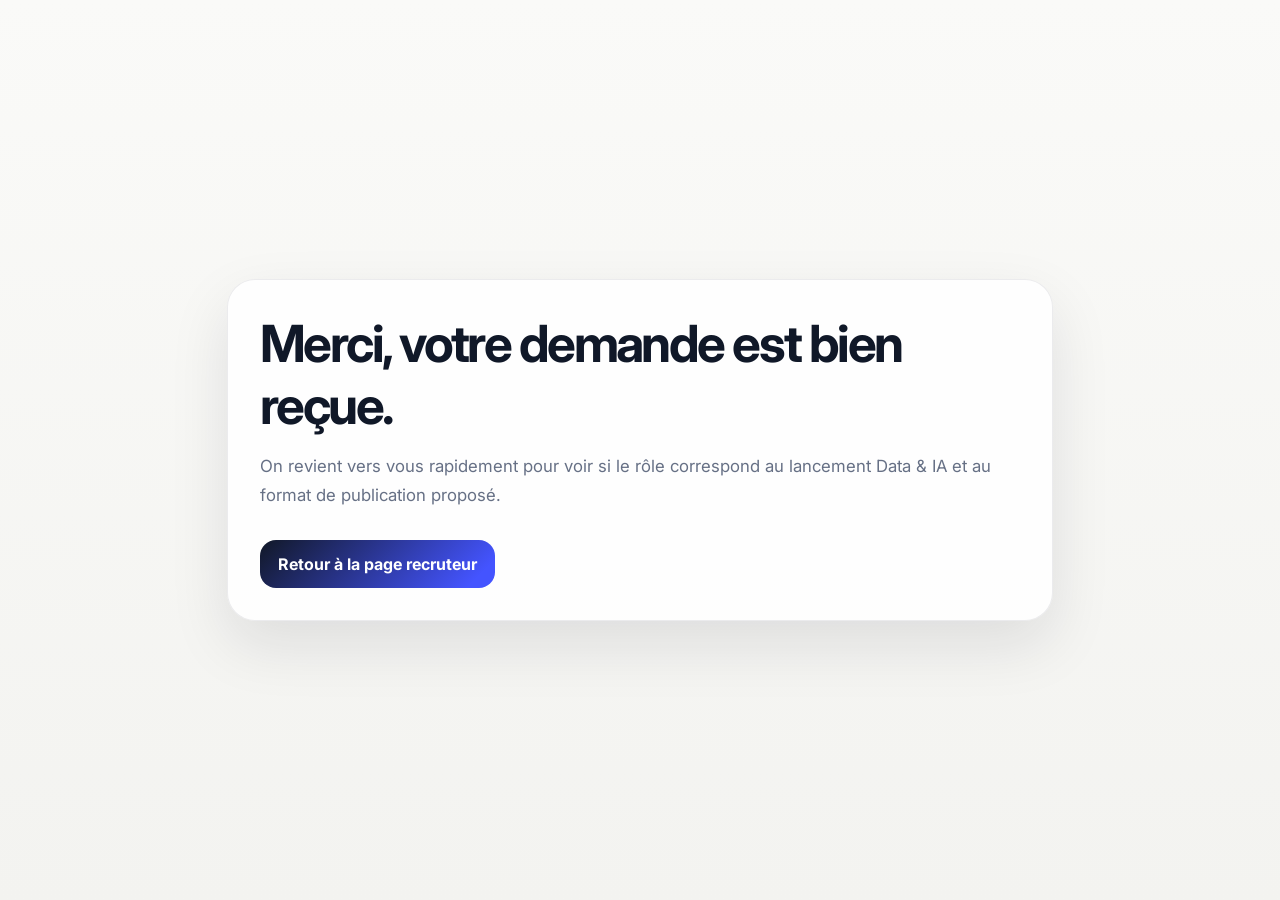
<file: recruiter-thanks.html>
<!DOCTYPE html>
<html lang="fr">
  <head>
    <meta charset="UTF-8" />
    <meta name="viewport" content="width=device-width, initial-scale=1.0" />
    <title>Merci — Signal Recruteurs</title>
    <meta name="robots" content="noindex,nofollow" />
    <link rel="preconnect" href="https://fonts.googleapis.com" />
    <link rel="preconnect" href="https://fonts.gstatic.com" crossorigin />
    <link href="https://fonts.googleapis.com/css2?family=Inter:wght@400;500;600;700;800&display=swap" rel="stylesheet" />
    <script defer data-domain="demba09.github.io" src="https://plausible.io/js/script.js"></script>
    <style>
      body { margin:0; min-height:100vh; display:grid; place-items:center; font-family:Inter,system-ui,sans-serif; background:linear-gradient(180deg,#fafaf8 0%,#f3f3f0 100%); color:#101828; }
      .card { width:min(92vw,760px); padding:32px; border-radius:28px; background:rgba(255,255,255,0.86); border:1px solid rgba(15,23,42,0.08); box-shadow:0 24px 60px rgba(16,24,40,0.1); }
      h1 { margin:0 0 10px; font-size:clamp(2rem,4vw,3.5rem); letter-spacing:-0.05em; }
      p { color:#667085; line-height:1.7; font-size:1.05rem; }
      a { display:inline-block; margin-top:14px; color:white; text-decoration:none; background:linear-gradient(135deg,#111827 0%,#4454ff 90%); padding:14px 18px; border-radius:16px; font-weight:700; }
    </style>
  </head>
  <body>
    <main class="card">
      <h1>Merci, votre demande est bien reçue.</h1>
      <p>On revient vers vous rapidement pour voir si le rôle correspond au lancement Data & IA et au format de publication proposé.</p>
      <a href="recruiter.html">Retour à la page recruteur</a>
    </main>
    <script>
      window.addEventListener('DOMContentLoaded', function () {
        if (typeof window.plausible === 'function') window.plausible('Recruiter Conversion');
      });
    </script>
  </body>
</html>
</file>
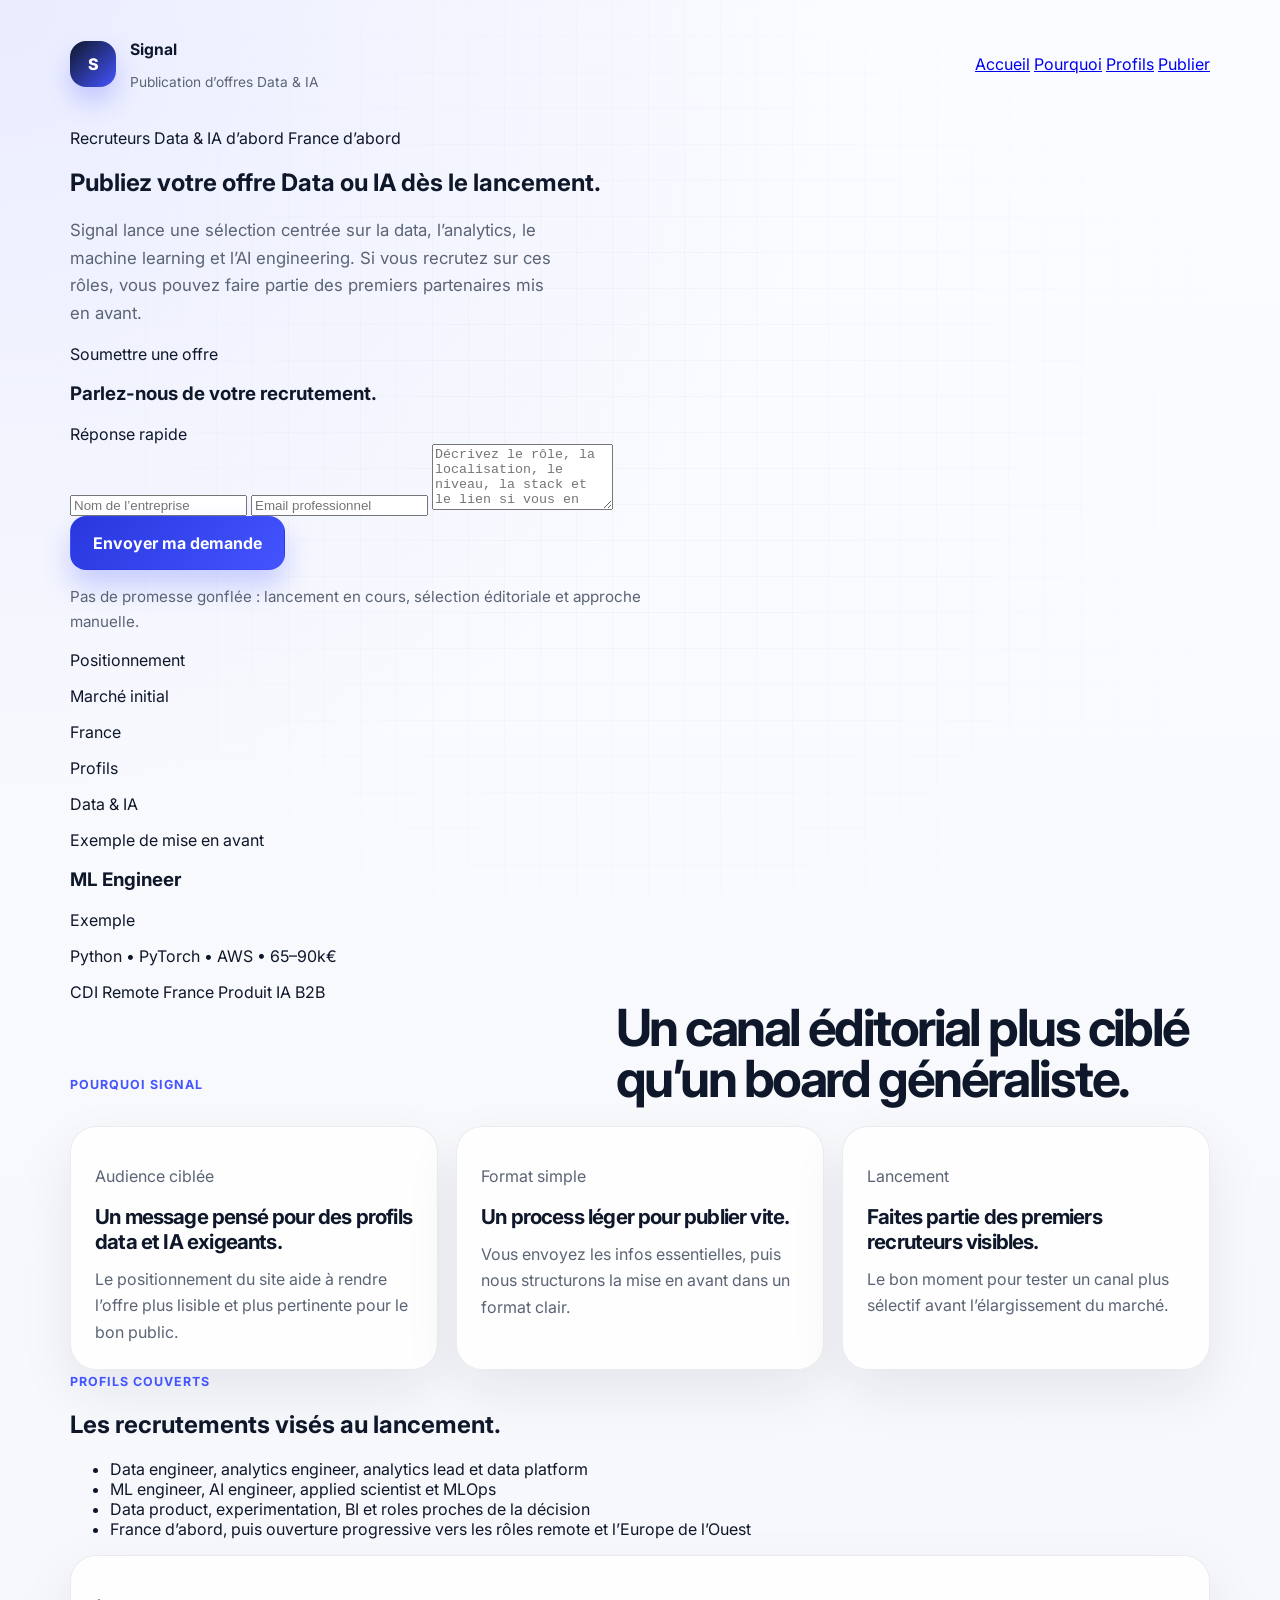
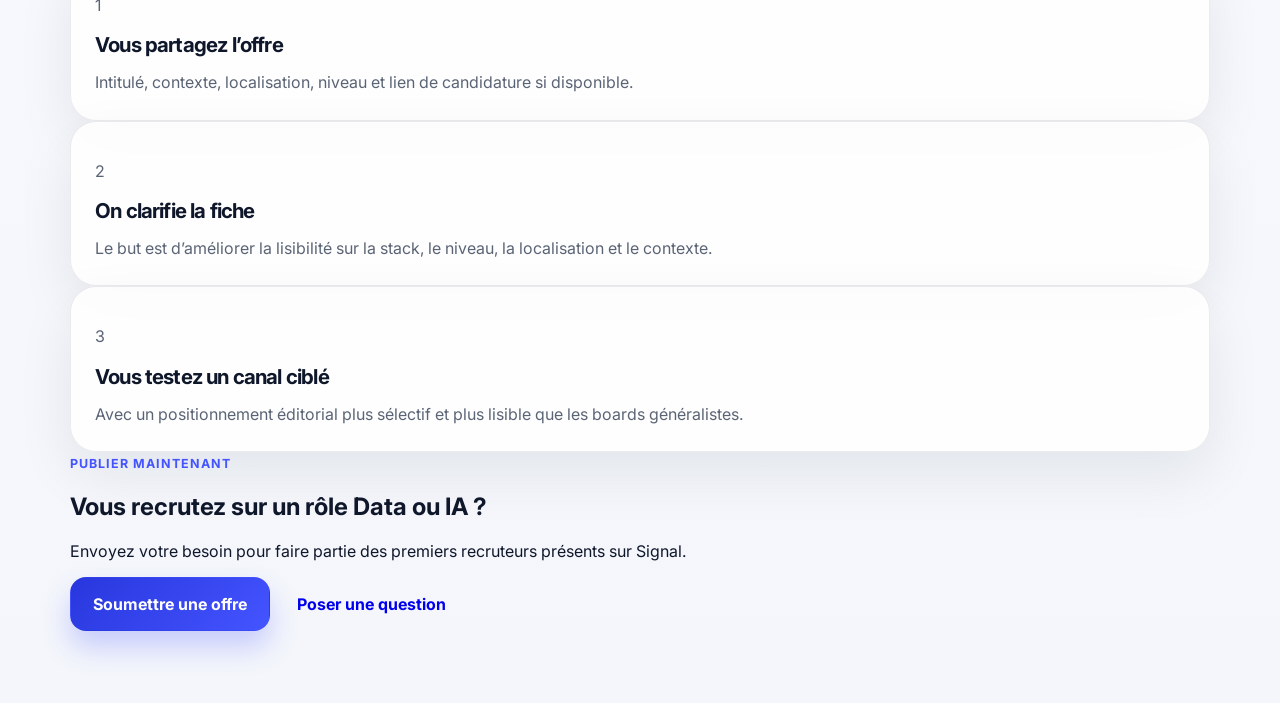
<file: recruiter.html>
<!DOCTYPE html>
<html lang="fr">
  <head>
    <meta charset="UTF-8" />
    <meta name="viewport" content="width=device-width, initial-scale=1.0" />
    <title>Recruteurs Data & IA — Signal</title>
    <meta
      name="description"
      content="Publiez vos offres Data & IA auprès des premiers candidats de Signal. Lancement France d’abord, puis ouverture progressive vers les rôles remote et l’Europe de l’Ouest."
    />
    <meta name="robots" content="noindex,nofollow" />
    <link rel="preconnect" href="https://fonts.googleapis.com" />
    <link rel="preconnect" href="https://fonts.gstatic.com" crossorigin />
    <link
      href="https://fonts.googleapis.com/css2?family=Inter:wght@400;500;600;700;800&display=swap"
      rel="stylesheet"
    />
    <script defer data-domain="demba09.github.io" src="https://plausible.io/js/script.js"></script>
    <link rel="stylesheet" href="styles.css" />
  </head>
  <body>
    <div class="site-shell">
      <header class="topbar">
        <div class="brand-lockup">
          <div class="brand-mark">S</div>
          <div>
            <p class="brand-name">Signal</p>
            <p class="brand-subtitle">Publication d’offres Data & IA</p>
          </div>
        </div>
        <nav class="topnav">
          <a href="index.html">Accueil</a>
          <a href="#why">Pourquoi</a>
          <a href="#roles">Profils</a>
          <a href="#contact">Publier</a>
        </nav>
      </header>

      <main>
        <section class="hero-card">
          <div class="hero-copy">
            <div class="hero-badges">
              <span class="badge badge-soft">Recruteurs</span>
              <span class="badge">Data & IA d’abord</span>
              <span class="badge">France d’abord</span>
            </div>
            <h1>
              Publiez votre offre Data ou IA
              <span>dès le lancement.</span>
            </h1>
            <p class="hero-text">
              Signal lance une sélection centrée sur la data, l’analytics, le machine learning et l’AI engineering.
              Si vous recrutez sur ces rôles, vous pouvez faire partie des premiers partenaires mis en avant.
            </p>
            <div class="signup-card">
              <div class="signup-card-head">
                <div>
                  <p class="card-kicker">Soumettre une offre</p>
                  <h3 id="contact">Parlez-nous de votre recrutement.</h3>
                </div>
                <span class="chip">Réponse rapide</span>
              </div>
              <form
                class="signup-form"
                action="https://formsubmit.co/demba.fo95@gmail.com"
                method="POST"
                data-track-form="recruiter"
              >
                <input type="hidden" name="_subject" value="Nouvelle demande recruteur — Signal" />
                <input type="hidden" name="_captcha" value="false" />
                <input type="hidden" name="_template" value="table" />
                <input type="hidden" name="_next" value="https://demba09.github.io/signal-ia-jobs/recruiter-thanks.html" />
                <input type="text" name="company" placeholder="Nom de l’entreprise" aria-label="Nom de l’entreprise" required />
                <input type="email" name="email" placeholder="Email professionnel" aria-label="Email professionnel" required />
                <textarea name="job" placeholder="Décrivez le rôle, la localisation, le niveau, la stack et le lien si vous en avez un." aria-label="Description de l'offre" rows="4" required></textarea>
                <button class="button primary" type="submit" data-track-event="Recruiter CTA Click" data-track-location="hero">
                  Envoyer ma demande
                </button>
              </form>
              <p class="helper-text">Pas de promesse gonflée : lancement en cours, sélection éditoriale et approche manuelle.</p>
            </div>
          </div>

          <div class="hero-panel">
            <div class="dashboard-card floating-one">
              <div class="dashboard-topline">
                <span class="dot"></span>
                <span>Positionnement</span>
              </div>
              <div class="metric-stack">
                <div>
                  <p class="metric-label">Marché initial</p>
                  <p class="metric-value">France</p>
                </div>
                <div>
                  <p class="metric-label">Profils</p>
                  <p class="metric-value">Data & IA</p>
                </div>
              </div>
            </div>

            <div class="job-card large">
              <div class="job-card-head">
                <div>
                  <p class="job-company">Exemple de mise en avant</p>
                  <h3>ML Engineer</h3>
                </div>
                <span class="chip">Exemple</span>
              </div>
              <p class="job-meta">Python • PyTorch • AWS • 65–90k€</p>
              <div class="tag-row">
                <span>CDI</span>
                <span>Remote France</span>
                <span>Produit IA B2B</span>
              </div>
            </div>
          </div>
        </section>

        <section class="section-grid" id="why">
          <div class="section-heading">
            <span class="eyebrow">Pourquoi Signal</span>
            <h2>Un canal éditorial plus ciblé qu’un board généraliste.</h2>
          </div>
          <div class="problem-grid">
            <article class="info-card">
              <p class="card-kicker">Audience ciblée</p>
              <h3>Un message pensé pour des profils data et IA exigeants.</h3>
              <p>Le positionnement du site aide à rendre l’offre plus lisible et plus pertinente pour le bon public.</p>
            </article>
            <article class="info-card">
              <p class="card-kicker">Format simple</p>
              <h3>Un process léger pour publier vite.</h3>
              <p>Vous envoyez les infos essentielles, puis nous structurons la mise en avant dans un format clair.</p>
            </article>
            <article class="info-card accent">
              <p class="card-kicker">Lancement</p>
              <h3>Faites partie des premiers recruteurs visibles.</h3>
              <p>Le bon moment pour tester un canal plus sélectif avant l’élargissement du marché.</p>
            </article>
          </div>
        </section>

        <section class="feature-layout" id="roles">
          <div class="feature-panel dark">
            <span class="eyebrow">Profils couverts</span>
            <h2>Les recrutements visés au lancement.</h2>
            <ul class="feature-list">
              <li>Data engineer, analytics engineer, analytics lead et data platform</li>
              <li>ML engineer, AI engineer, applied scientist et MLOps</li>
              <li>Data product, experimentation, BI et roles proches de la décision</li>
              <li>France d’abord, puis ouverture progressive vers les rôles remote et l’Europe de l’Ouest</li>
            </ul>
          </div>

          <div class="feature-stack">
            <article class="mini-card">
              <p class="card-kicker">1</p>
              <h3>Vous partagez l’offre</h3>
              <p>Intitulé, contexte, localisation, niveau et lien de candidature si disponible.</p>
            </article>
            <article class="mini-card">
              <p class="card-kicker">2</p>
              <h3>On clarifie la fiche</h3>
              <p>Le but est d’améliorer la lisibilité sur la stack, le niveau, la localisation et le contexte.</p>
            </article>
            <article class="mini-card">
              <p class="card-kicker">3</p>
              <h3>Vous testez un canal ciblé</h3>
              <p>Avec un positionnement éditorial plus sélectif et plus lisible que les boards généralistes.</p>
            </article>
          </div>
        </section>

        <section class="cta-block">
          <div>
            <span class="eyebrow">Publier maintenant</span>
            <h2>Vous recrutez sur un rôle Data ou IA ?</h2>
            <p>
              Envoyez votre besoin pour faire partie des premiers recruteurs présents sur Signal.
            </p>
          </div>
          <div class="cta-actions">
            <a class="button primary" data-track-event="Recruiter CTA Click" data-track-location="bottom" href="#contact">
              Soumettre une offre
            </a>
            <a class="button ghost" data-track-event="Recruiter CTA Click" data-track-location="bottom" href="mailto:demba.fo95@gmail.com?subject=Question%20publication%20Signal">
              Poser une question
            </a>
          </div>
        </section>
      </main>
    </div>

    <script>
      (function () {
        function track(name, props) {
          if (typeof window.plausible === 'function') {
            window.plausible(name, props ? { props: props } : undefined);
          }
        }

        document.addEventListener('click', function (e) {
          var el = e.target.closest('[data-track-event]');
          if (!el) return;
          track(el.getAttribute('data-track-event'), {
            location: el.getAttribute('data-track-location') || 'unknown'
          });
        });

        var form = document.querySelector('form[data-track-form="recruiter"]');
        if (form) {
          form.addEventListener('submit', function () {
            track('Recruiter Submit');
          });
        }
      })();
    </script>
  </body>
</html>
</file>
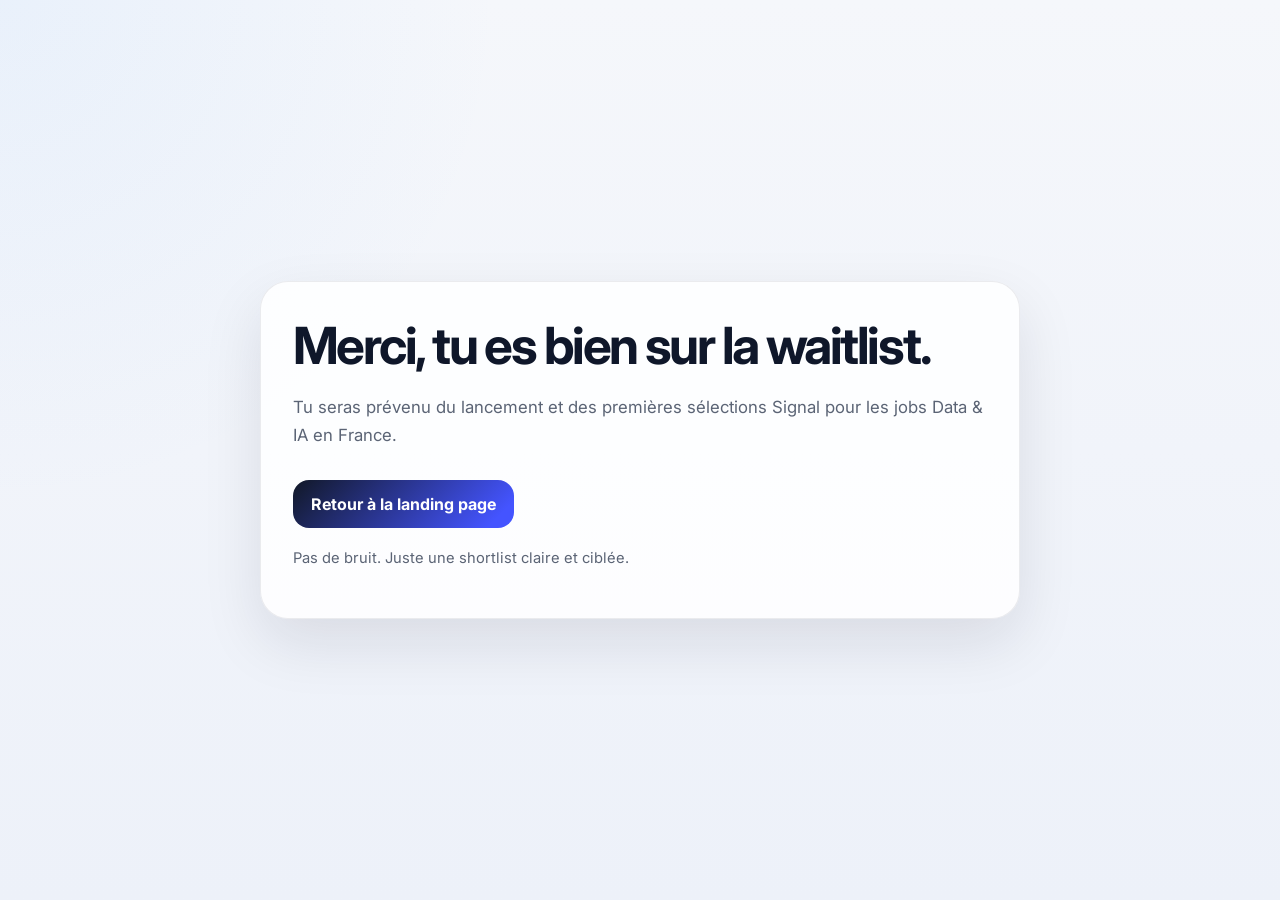
<file: thanks.html>
<!DOCTYPE html>
<html lang="fr">
  <head>
    <meta charset="UTF-8" />
    <meta name="viewport" content="width=device-width, initial-scale=1.0" />
    <title>Merci — Signal jobs Data & IA</title>
    <meta name="description" content="Merci pour votre inscription à la waitlist Signal jobs Data & IA." />
    <meta name="color-scheme" content="light dark" />
    <meta name="theme-color" media="(prefers-color-scheme: light)" content="#f5f7fb" />
    <meta name="theme-color" media="(prefers-color-scheme: dark)" content="#0b1020" />
    <meta name="robots" content="noindex,nofollow" />
    <link rel="preconnect" href="https://fonts.googleapis.com" />
    <link rel="preconnect" href="https://fonts.gstatic.com" crossorigin />
    <link
      href="https://fonts.googleapis.com/css2?family=Inter:wght@400;500;600;700;800&display=swap"
      rel="stylesheet"
    />
    <script defer data-domain="demba09.github.io" src="https://plausible.io/js/script.js"></script>
    <style>
  :root {
    color-scheme: light dark;
    --bg: #f5f7fb;
    --bg-alt: #edf1f9;
    --surface: rgba(255, 255, 255, 0.84);
    --text: #0f172a;
    --muted: #5b6475;
    --accent: #4454ff;
    --line: rgba(15, 23, 42, 0.08);
    --shadow: 0 24px 60px rgba(15, 23, 42, 0.1);
  }
  @media (prefers-color-scheme: dark) {
    :root {
      --bg: #0b1020;
      --bg-alt: #0d1326;
      --surface: rgba(255, 255, 255, 0.08);
      --text: #f5f7fb;
      --muted: #b5bfd4;
      --accent: #5ea7ff;
      --line: rgba(255, 255, 255, 0.09);
      --shadow: 0 24px 60px rgba(0, 0, 0, 0.24);
    }
  }
  * { box-sizing: border-box; }
  body {
    margin: 0;
    min-height: 100vh;
    display: grid;
    place-items: center;
    font-family: Inter, system-ui, sans-serif;
    color: var(--text);
    background:
      radial-gradient(circle at top left, rgba(94, 167, 255, 0.08), transparent 32%),
      linear-gradient(180deg, var(--bg) 0%, var(--bg-alt) 100%);
  }
  .card {
    width: min(92vw, 760px);
    padding: 32px;
    border-radius: 28px;
    background: var(--surface);
    border: 1px solid var(--line);
    box-shadow: var(--shadow);
  }
  h1 { margin: 0 0 10px; font-size: clamp(2rem, 4vw, 3.5rem); letter-spacing: -0.05em; }
  p { color: var(--muted); line-height: 1.7; font-size: 1.05rem; }
  a {
    display: inline-block;
    margin-top: 14px;
    color: #fff;
    text-decoration: none;
    background: linear-gradient(135deg, #111827 0%, var(--accent) 90%);
    padding: 14px 18px;
    border-radius: 16px;
    font-weight: 700;
  }
  .small { font-size: .92rem; margin-top: 18px; }
</style>
  </head>
  <body>
    <main class="card">
      <h1>Merci, tu es bien sur la waitlist.</h1>
      <p>
        Tu seras prévenu du lancement et des premières sélections Signal pour les jobs Data & IA en France.
      </p>
      <a href="index.html">Retour à la landing page</a>
      <p class="small">Pas de bruit. Juste une shortlist claire et ciblée.</p>
    </main>
    <script>
      window.addEventListener('DOMContentLoaded', function () {
        if (typeof window.plausible === 'function') window.plausible('Waitlist Conversion');
      });
    </script>
  </body>
</html>
</file>
<file: styles.css>
:root {
  --bg: #f6f7fb;
  --surface: #ffffff;
  --surface-muted: #f0f4ff;
  --surface-strong: #0f172a;
  --text: #0f172a;
  --muted: #5b6475;
  --line: rgba(15, 23, 42, 0.08);
  --line-strong: rgba(68, 84, 255, 0.16);
  --accent: #4454ff;
  --accent-dark: #2837dd;
  --accent-soft: rgba(68, 84, 255, 0.08);
  --shadow: 0 22px 55px rgba(15, 23, 42, 0.08);
  --radius-xl: 32px;
  --radius-lg: 24px;
  --radius-md: 18px;
  --radius-pill: 999px;
  --max-width: 1140px;
}

* {
  box-sizing: border-box;
}

html {
  scroll-behavior: smooth;
}

body {
  margin: 0;
  font-family: "Inter", system-ui, -apple-system, BlinkMacSystemFont, "Segoe UI", sans-serif;
  color: var(--text);
  background:
    radial-gradient(circle at top left, rgba(68, 84, 255, 0.09), transparent 32%),
    linear-gradient(180deg, #fbfcff 0%, #f4f6fb 100%);
}

body::before {
  content: "";
  position: fixed;
  inset: 0;
  pointer-events: none;
  background-image: linear-gradient(rgba(15, 23, 42, 0.025) 1px, transparent 1px), linear-gradient(90deg, rgba(15, 23, 42, 0.025) 1px, transparent 1px);
  background-size: 36px 36px;
  mask-image: radial-gradient(circle at center, black 25%, transparent 80%);
}

.site-shell {
  position: relative;
  z-index: 1;
  width: min(calc(100% - 32px), var(--max-width));
  margin: 0 auto;
  padding: 24px 0 72px;
}

.topbar {
  display: flex;
  justify-content: space-between;
  align-items: center;
  gap: 16px;
  margin-bottom: 24px;
}

.brand-lockup {
  display: inline-flex;
  align-items: center;
  gap: 14px;
  color: inherit;
  text-decoration: none;
}

.brand-mark {
  width: 46px;
  height: 46px;
  border-radius: 16px;
  display: grid;
  place-items: center;
  color: white;
  font-weight: 800;
  background: linear-gradient(135deg, #0f172a 0%, #4454ff 100%);
  box-shadow: 0 14px 24px rgba(68, 84, 255, 0.25);
}

.brand-name,
.brand-subtitle {
  display: block;
}

.brand-name {
  font-size: 0.98rem;
  font-weight: 700;
}

.brand-subtitle {
  margin-top: 2px;
  color: var(--muted);
  font-size: 0.86rem;
}

.section {
  margin-top: 28px;
}

.hero {
  display: grid;
  grid-template-columns: minmax(0, 1.02fr) minmax(380px, 0.98fr);
  gap: 24px;
  align-items: center;
  padding: 28px;
  border-radius: 36px;
  border: 1px solid var(--line);
  background: rgba(255, 255, 255, 0.8);
  box-shadow: var(--shadow);
  backdrop-filter: blur(10px);
}

.hero-copy {
  max-width: 580px;
}

.eyebrow {
  margin: 0 0 12px;
  color: var(--accent);
  text-transform: uppercase;
  letter-spacing: 0.08em;
  font-size: 0.78rem;
  font-weight: 700;
}

.hero h1,
.section-heading h2 {
  margin: 0;
  letter-spacing: -0.05em;
}

.hero h1 {
  max-width: 13ch;
  font-size: clamp(2.5rem, 5.3vw, 4.35rem);
  line-height: 0.95;
}

.hero h1 span {
  color: var(--accent);
}

.hero-text,
.info-card p,
.mini-card p,
.section-note,
.helper-text,
.offer-location,
.hero-note {
  color: var(--muted);
  line-height: 1.65;
}

.hero-text {
  max-width: 44ch;
  margin: 18px 0 0;
  font-size: 1.05rem;
}

.hero-proof {
  display: flex;
  flex-wrap: wrap;
  gap: 10px;
  margin-top: 18px;
}

.hero-proof span {
  display: inline-flex;
  align-items: center;
  min-height: 34px;
  padding: 0 12px;
  border-radius: var(--radius-pill);
  background: rgba(255, 255, 255, 0.92);
  border: 1px solid rgba(15, 23, 42, 0.08);
  color: #2d3748;
  font-size: 0.82rem;
  font-weight: 700;
}

.hero-actions {
  display: flex;
  flex-wrap: wrap;
  gap: 12px;
  margin-top: 28px;
}

.hero-note {
  margin: 16px 0 0;
  font-size: 0.95rem;
}

.button {
  display: inline-flex;
  align-items: center;
  justify-content: center;
  min-height: 54px;
  padding: 0 22px;
  border: 1px solid transparent;
  border-radius: 16px;
  text-decoration: none;
  font: inherit;
  font-weight: 700;
  cursor: pointer;
  transition: transform 0.18s ease, box-shadow 0.18s ease, border-color 0.18s ease, background 0.18s ease;
}

.button:hover {
  transform: translateY(-1px);
}

.button.primary {
  color: white;
  background: linear-gradient(135deg, var(--accent-dark) 0%, var(--accent) 100%);
  box-shadow: 0 16px 28px rgba(68, 84, 255, 0.26);
}

.button.secondary {
  color: var(--text);
  background: rgba(255, 255, 255, 0.96);
  border-color: rgba(15, 23, 42, 0.1);
}

.header-cta {
  white-space: nowrap;
}

.button:focus-visible,
input:focus-visible,
a:focus-visible {
  outline: 3px solid rgba(68, 84, 255, 0.2);
  outline-offset: 2px;
}

.hero-mockup,
.offer-card,
.info-card,
.mini-card,
.final-cta {
  border: 1px solid var(--line);
  box-shadow: var(--shadow);
}

.hero-mockup {
  display: grid;
  gap: 16px;
  padding: 18px;
  border-radius: 30px;
  background: linear-gradient(180deg, #eef2ff 0%, #ffffff 100%);
}

.mockup-stack {
  display: grid;
  gap: 16px;
}

.offer-card {
  padding: 22px;
  border-radius: 24px;
  background: rgba(255, 255, 255, 0.95);
}

.offer-card.featured {
  padding: 24px;
}

.offer-card.compact,
.offer-card.preview-card {
  min-height: 218px;
}

.offer-card.muted {
  background: rgba(255, 255, 255, 0.78);
}

.offer-topline {
  display: flex;
  justify-content: space-between;
  gap: 12px;
  align-items: center;
}

.offer-badge,
.chip-row span,
.audience-tags span,
.icon-pill {
  display: inline-flex;
  align-items: center;
  justify-content: center;
  border-radius: var(--radius-pill);
  font-weight: 700;
}

.offer-badge {
  min-height: 34px;
  padding: 0 12px;
  background: var(--accent-soft);
  color: var(--accent-dark);
  font-size: 0.8rem;
}

.salary {
  font-size: 1rem;
  font-weight: 800;
  color: var(--text);
}

.offer-card h3,
.info-card h3,
.mini-card h3 {
  margin: 14px 0 0;
  font-size: 1.28rem;
  letter-spacing: -0.04em;
}

.offer-location {
  margin: 8px 0 0;
  font-size: 0.98rem;
}

.chip-row {
  display: flex;
  flex-wrap: wrap;
  gap: 10px;
  margin-top: 18px;
}

.chip-row span {
  min-height: 34px;
  padding: 0 12px;
  background: #f4f6fb;
  color: #273041;
  font-size: 0.84rem;
  border: 1px solid rgba(15, 23, 42, 0.06);
}

.section-heading {
  display: flex;
  justify-content: space-between;
  align-items: end;
  gap: 24px;
  margin-bottom: 22px;
}

.section-heading.narrow {
  max-width: 760px;
}

.section-heading.center {
  margin-left: auto;
  margin-right: auto;
  align-items: center;
  text-align: center;
}

.section-heading h2 {
  max-width: 18ch;
  font-size: clamp(2rem, 4vw, 3.35rem);
  line-height: 1;
}

.section-note {
  max-width: 42ch;
  margin: 0;
  font-size: 1rem;
}

.problem-section {
  padding: 10px 0 0;
}

.problem-grid,
.benefit-grid,
.preview-grid {
  display: grid;
  gap: 18px;
}

.problem-grid,
.benefit-grid,
.preview-grid {
  grid-template-columns: repeat(3, minmax(0, 1fr));
}

.info-card,
.mini-card,
.final-cta {
  padding: 24px;
  border-radius: 26px;
  background: rgba(255, 255, 255, 0.85);
}

.problem-card {
  background: rgba(255, 255, 255, 0.74);
}

.problem-card.contrast {
  background: linear-gradient(145deg, #eef2ff 0%, #ffffff 100%);
  border-color: var(--line-strong);
}

.icon-pill {
  min-width: 44px;
  min-height: 44px;
  padding: 0 12px;
  background: var(--accent-soft);
  color: var(--accent-dark);
  font-size: 0.82rem;
}

.icon-pill.dark {
  background: #0f172a;
  color: white;
}

.info-card p,
.mini-card p {
  margin: 12px 0 0;
}

.benefit-card {
  min-height: 188px;
}

.preview-section {
  padding-top: 8px;
}

.preview-heading {
  align-items: end;
}

.preview-card {
  min-height: 236px;
}

.audience-section {
  text-align: center;
}

.audience-section .section-heading {
  justify-content: center;
}

.audience-tags {
  display: flex;
  flex-wrap: wrap;
  justify-content: center;
  gap: 14px;
}

.audience-tags span {
  min-height: 48px;
  padding: 0 18px;
  background: rgba(255, 255, 255, 0.92);
  border: 1px solid rgba(15, 23, 42, 0.08);
  box-shadow: var(--shadow);
  color: var(--text);
}

.final-cta {
  padding: 36px;
  background: linear-gradient(180deg, rgba(255, 255, 255, 0.96) 0%, rgba(238, 242, 255, 0.96) 100%);
}

.waitlist-form {
  display: grid;
  grid-template-columns: minmax(0, 1fr) auto;
  gap: 12px;
  max-width: 720px;
  margin: 0 auto;
}

.waitlist-form input {
  width: 100%;
  min-height: 56px;
  padding: 0 18px;
  border-radius: 16px;
  border: 1px solid rgba(15, 23, 42, 0.12);
  background: white;
  font: inherit;
  color: var(--text);
}

.waitlist-form input::placeholder {
  color: #97a0b0;
}

.center-note {
  text-align: center;
  margin-left: auto;
  margin-right: auto;
}

.helper-text {
  margin-top: 14px;
  font-size: 0.95rem;
}

@media (max-width: 1100px) {
  .hero {
    grid-template-columns: 1fr;
  }

  .hero-copy,
  .section-heading,
  .preview-heading {
    max-width: none;
  }

  .hero h1 {
    max-width: none;
  }

  .problem-grid,
  .benefit-grid,
  .preview-grid {
    grid-template-columns: 1fr;
  }

  .benefit-card,
  .preview-card,
  .offer-card.compact {
    min-height: auto;
  }

  .section-heading {
    flex-direction: column;
    align-items: flex-start;
  }
}

@media (max-width: 720px) {
  .site-shell {
    width: min(calc(100% - 20px), var(--max-width));
    padding-top: 18px;
  }

  .topbar {
    flex-direction: column;
    align-items: flex-start;
  }

  .hero,
  .info-card,
  .mini-card,
  .offer-card,
  .final-cta {
    padding: 20px;
  }

  .hero h1 {
    font-size: 2.6rem;
    line-height: 0.98;
  }

  .hero-text {
    font-size: 1rem;
  }

  .hero-actions,
  .waitlist-form {
    grid-template-columns: 1fr;
    width: 100%;
  }

  .button,
  .waitlist-form button {
    width: 100%;
  }

  .waitlist-form {
    display: grid;
  }

  .section-heading h2 {
    max-width: none;
    font-size: 2.1rem;
  }

  .audience-tags {
    justify-content: stretch;
  }

  .audience-tags span {
    width: 100%;
  }
}
</file>
